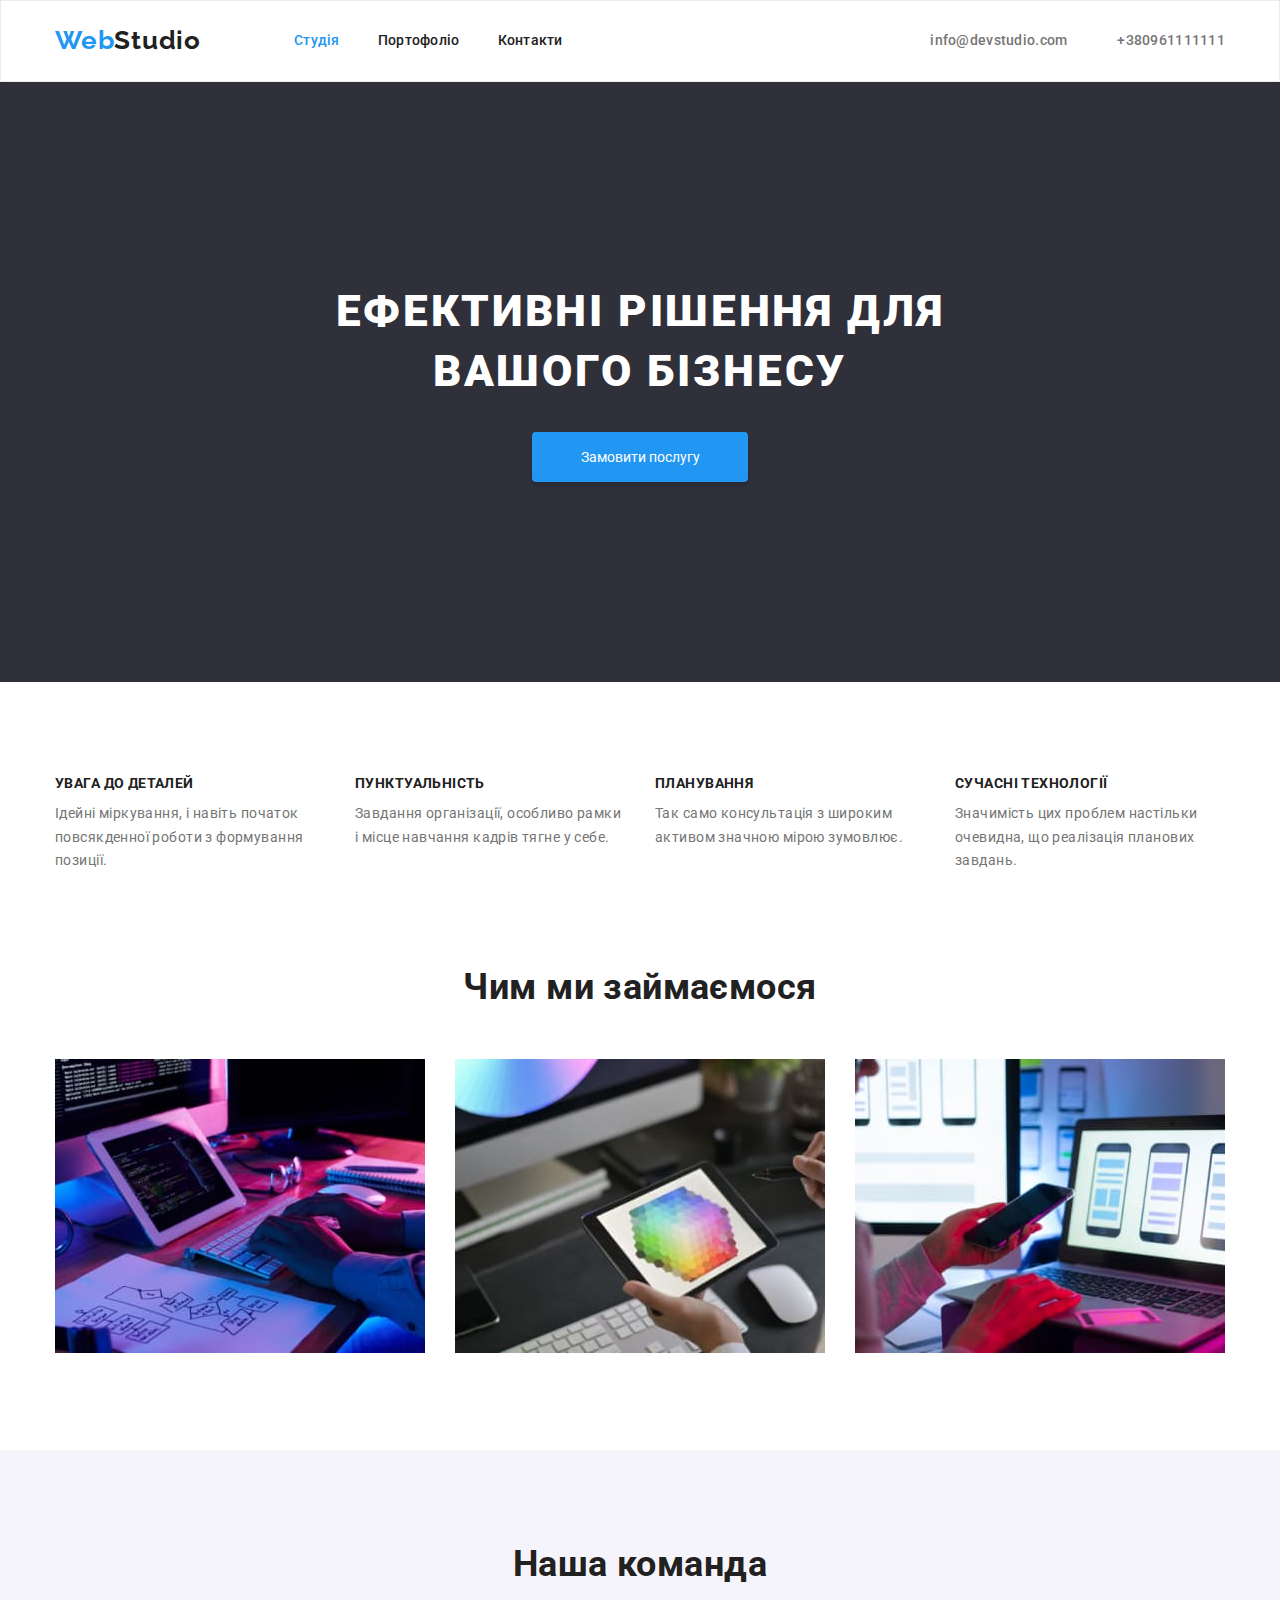
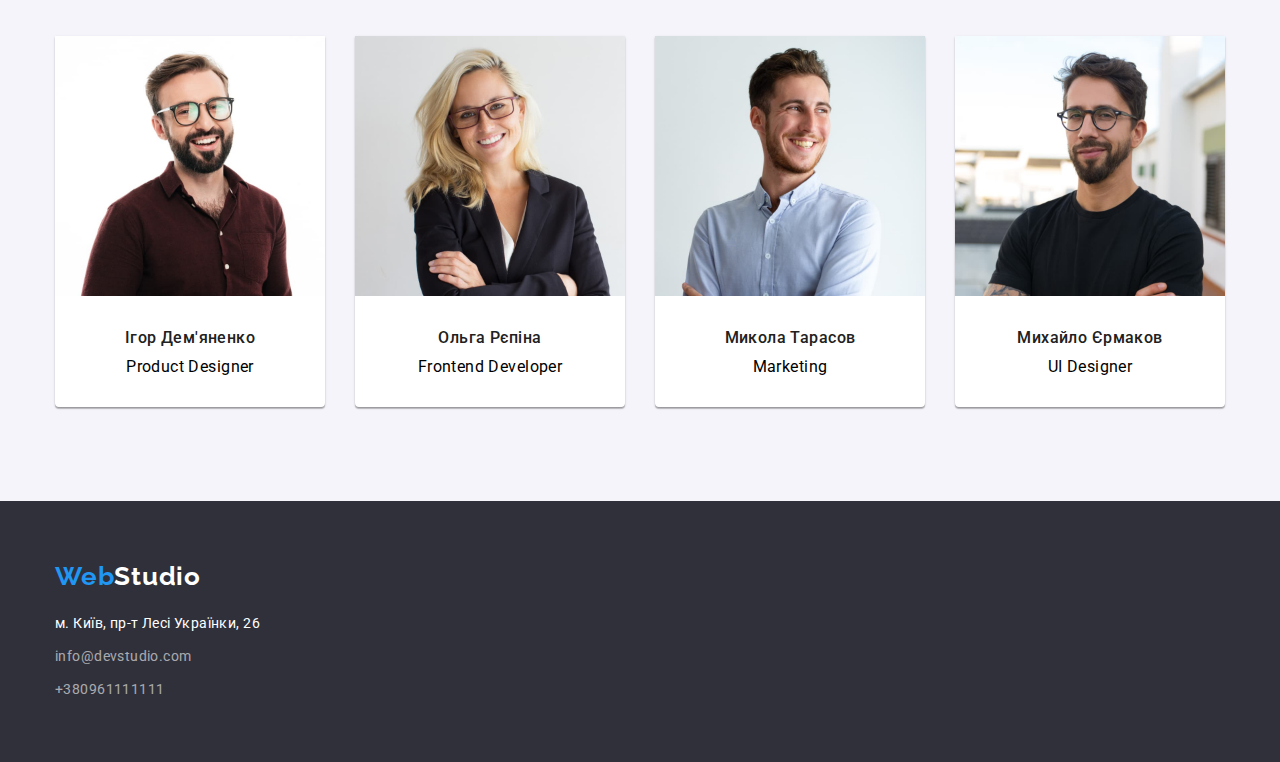
<file: index.html>
<!DOCTYPE html>
<html lang="uk">
  <head>
    <meta charset="UTF-8" />
    <meta http-equiv="X-UA-Compatible" content="IE=edge" />
    <meta name="viewport" content="width=device-width, initial-scale=1.0" />
    <link rel="preconnect" href="https://fonts.googleapis.com" />
    <link rel="preconnect" href="https://fonts.gstatic.com" crossorigin />
    <link
      href="https://fonts.googleapis.com/css2?family=Raleway:wght@700&family=Roboto:wght@400;500;700;900&display=swap"
      rel="stylesheet"
    />
    <link
      rel="stylesheet"
      href="https://cdnjs.cloudflare.com/ajax/libs/modern-normalize/1.0.0/modern-normalize.min.css"
    />
    <link rel="stylesheet" href="./css/styles.css" />
    <title>Document</title>
  </head>
  <body>
    <header class="header">
      <div class="container header-container">  
        <nav class="header-nav">
        <a class="header-logo" href="./index.html">
          Web<span class="header-logo-studio">Studio </a>
        <ul class="header-list list">
          <li class="header-item">
            <a class="header-link current" href="./index.html">Студія</a>
          </li>
          <li class="header-item">
            <a class="header-link" href="./portfolio.html">Портофоліо</a>
          </li>
          <li class="header-item">
            <a class="header-link" href="">Контакти</a>
          </li>
        </ul>
      </nav>
      <div class="header-contact">
         <ul class="contact-list list">
        <li>
          <a class="contact-email" href="mailto:info@devstudio.com">
            info@devstudio.com
          </a>
        </li>
        <li>
          <a class="contact-tel link" href="tel:+380961111111">+380961111111</a>
        </li>
      </ul>
      </div>
     
    </div>
    
    </header>
    <main>
      <section class="section hero">
        <div class="container"> 
          <h1 class="hero-title">Ефективні рішення для вашого бізнесу</h1>
          <button class="hero-button" type="button">Замовити послугу</button>
        </div>
       
      </section>
      <section class="section-advantage section">
        <div class="container">
           <h2 class="section-title visually-hidden">Наші переваги</h2>
        <ul class="feature-list list">
          <li class="advantage-item">
            <h3 class="section-title-advantage">Увага до деталей</h3>
            <p class="advantage-text">
              Ідейні міркування, і навіть початок повсякденної роботи з
              формування позиції.
            </p>
          </li>
          <li class="advantage-item">
            <h3 class="section-title-advantage">Пунктуальність</h3>
            <p class="advantage-text">
              Завдання організації, особливо рамки і місце навчання кадрів тягне
              у себе.
            </p>
          </li>
          <li class="advantage-item">
            <h3 class="section-title-advantage">Планування</h3>
            <p class="advantage-text">
              Так само консультація з широким активом значною мірою зумовлює.
            </p>
          </li>
          <li class="advantage-item">
            <h3 class="section-title-advantage">Сучасні технології</h3>
            <p class="advantage-text">
              Значимість цих проблем настільки очевидна, що реалізація планових
              завдань.
            </p>
          </li>
        </ul>
      </div>
      </section>
      <section class="section">
        <div class="container">
           <h2 class="section-title">Чим ми займаємося</h2>
        <ul class="we-do-list list">
          <li class="we-do-item">
            <img
              class="we-do-img"
              src="./images/img-1.jpg"
              alt="Робота на компьютері"
              width="370"
              height="294"
            />
          </li>
          <li class="we-do-item">
            <img
              class="we-do-img"
              src="./images/img-2.jpg"
              alt="Робота зі смартфоном"
              width="370"
              height="294"
            />
          </li>
          <li class="we-do-item">
            <img
              class="we-do-img"
              src="./images/img-3.jpg"
              alt="Робота на планшеті"
              width="370"
              height="294"
            />
          </li>
        </ul>
        </div>
       </section>
      <section class="section team">
        <div class="container">
        <h2 class="section-title">Наша команда</h2>
        <ul class="team-list">
          <li class="team person">
            <img
              src="./images/img-4.jpg"
              alt="Усміхнений хлопець в окулярах"
              width="270"
              height="260"
            />
            <div class="team-content">
               <h3 class="team-title">Ігор Дем'яненко</h3>
            <p class="team-text" lang="en">Product Designer</p>
            </div>
           
          </li>
          <li class="team person">
            <img
              src="./images/img-5.jpg"
              alt="Усміхнена дівчина в окулярах"
              width="270"
              height="260"
            />
            <div class="team-content">
                <h3 class="team-title">Ольга Рєпіна</h3>
            <p class="team-text" lang="en">Frontend Developer</p>
            </div>
          
          </li>
          <li class="team person">
            <img
              src="./images/img-6.jpg"
              alt="Усміхнений хлопець"
              width="270"
              height="260"
            />
            <div class="team-content">
              <h3 class="team-title">Микола Тарасов</h3>
            <p class="team-text" lang="en">Marketing</p>
            </div>
            
          </li>
          <li class="team person">
            <img
              src="./images/img-7.jpg"
              alt="Хлопець в окулярах з посмішкою"
              width="270"
              height="260"
            />
            <div class="team-content">
              <h3 class="team-title">Михайло Єрмаков</h3>
            <p class="team-text" lang="en">UI Designer</p>
            </div>
            
          </li>
        </ul>
        </div>
        
      </section>
    </main>
    <footer class="footer">
      <div class="container">
 <a class="footer-logo" href="./index.html">
          Web<span class="footer-logo-studio">Studio</a>
      <address class="address style">
       
           <ul class="address list">
          <li>
            <a
              class="footer-address"
              href="https://goo.gl/maps/CPtrU1FHBa2aNyZL9"
              target="_blank"
              rel="noopener noreferrer nofollow"
            >
              м. Київ, пр-т Лесі Українки, 26
            </a>
          </li>
          <li>
            <a class="footer-email" href="mailto:info@devstudio.com">
              info@devstudio.com
            </a>
          </li>
          <li>
            <a class="footer-tel" href="tel:+380961111111">+380961111111</a>
          </li>
        </ul>
        
       
      </address>
      </div>
    
    </footer>
  </body>
</html>
</file>
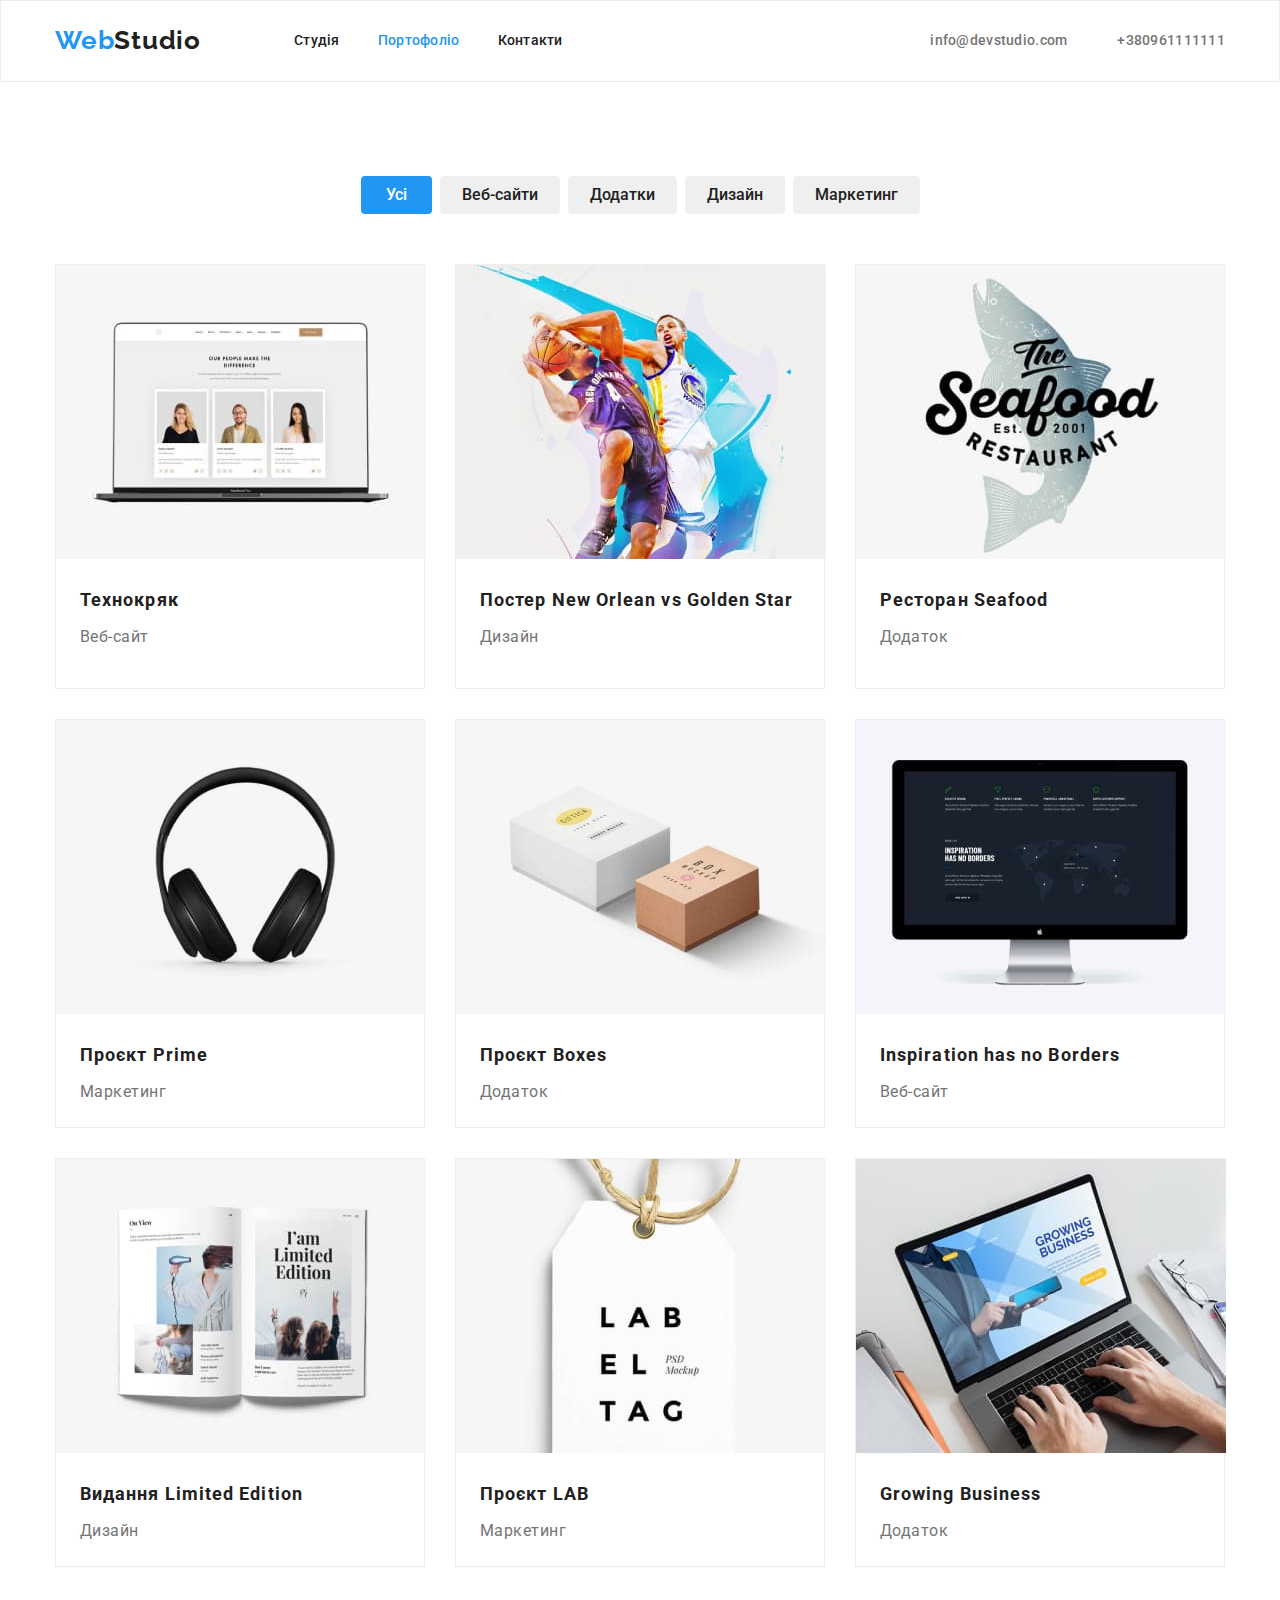
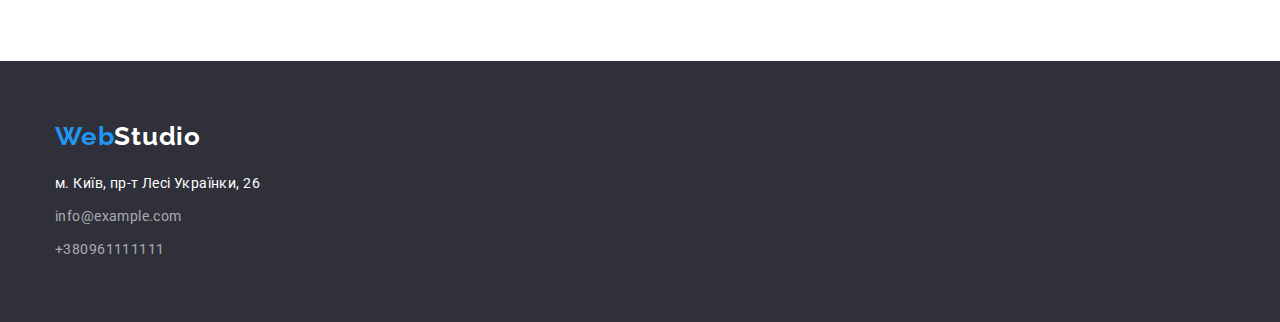
<file: portfolio.html>
<!DOCTYPE html>
<html lang="uk">
  <head>
    <meta charset="UTF-8" />
    <meta http-equiv="X-UA-Compatible" content="IE=edge" />
    <meta name="viewport" content="width=device-width, initial-scale=1.0" />
    <link rel="preconnect" href="https://fonts.googleapis.com" />
    <link rel="preconnect" href="https://fonts.gstatic.com" crossorigin />
    <link
      href="https://fonts.googleapis.com/css2?family=Raleway:wght@700&family=Roboto:wght@400;500;700;900&display=swap"
      rel="stylesheet"
    />
    <link
      rel="stylesheet"
      href="https://cdnjs.cloudflare.com/ajax/libs/modern-normalize/1.0.0/modern-normalize.min.css"
    />
    <link rel="stylesheet" href="./css/styles.css" />
    <title>Document</title>
  </head>
  <body>
    <header class="header">
        <div class="container header-container">
     <nav class="header-nav">
        <a class="header-logo" href="./index.html">
          Web<span class="header-logo-studio">Studio</a>
        <ul class="header-list list">
          <li class="header-item">
            <a class="header-link" href="./index.html">Студія</a>
          </li>
          <li class="header-item">
            <a class="header-link current" href="./index.html">Портофоліо</a>
          </li>
          <li class="header-item">
            <a class="header-link" href="">Контакти</a>
          </li>
        </ul>
      </nav>
      <div class="header-contact">
          <ul class="contact-list list">
        <li>
          <a class="contact-email" href="mailto:info@devstudio.com">
            info@devstudio.com
          </a>
        </li>
        <li>
          <a class="contact-tel" href="tel:+380961111111">+380961111111</a>
        </li>
      </ul>
      </div>
     
      </div>
      
    </header>
    <main>
      <section class="section">
      <div class="container">
      <h1 class="project-title visually-hidden">Портофоліо</h1>
      <ul class="button-list list">
          <li>
            <button class="button-top" type="button">Усі</button>
          </li>
          <li>
            <button class="button" type="button">Веб-сайти</button>
          </li>
          <li>
            <button class="button" type="button">Додатки</button>
          </li>
          <li>
            <button class="button" type="button">Дизайн</button>
          </li>
          <li>
            <button class="button" type="button">Маркетинг</button>
          </li>
        </ul>
        <ul class="portofolio-list">
          <li class="portfolio-card">
            <img
              src="./images/img-tech-1.jpg"
              alt="люди з компьютером"
              width="370"
              height="294"
            />
            <div class="project-content">
                <h2 class="project-title">Технокряк</h2>
            <p class="project-text">Веб-сайт</p>
            </div>
            
          </li>
          <li class="portfolio-card">
            <img
              src="./images/img-poster-2.jpg"
              alt="Постер баскетбол"
              width="370"
              height="294"
            />
            <div class="project-content">
                <h2 class="project-title">Постер New Orlean vs Golden Star</h2>
            <p class="project-text">Дизайн</p>
            </div>
            
          </li>
          <li class="portfolio-card">
            <img
              src="./images/img-restoran-3.jpg"
              alt="Ресторан"
              width="370"
              height="294"
            />
            <div class="project-content">
                <h2 class="project-title">Ресторан Seafood</h2>
            <p class="project-text">Додаток</p>
            </div>
            <br /> 
            
          </li>
          <li class="portfolio-card">
            <img
              src="./images/img-prime-4.jpg"
              alt="Навушники"
              width="370"
              height="294"
            />
            <div class="project-content">
                 <h2 class="project-title">Проєкт Prime</h2>
            <p class="project-text">Маркетинг</p>
            </div>
           
          </li>
          <li class="portfolio-card">
            <img
              src="./images/img-boxes-5.jpg"
              alt="Коробки"
              width="370"
              height="294"
            />
            <div class="project-content">
                 <h2 class="project-title">Проєкт Boxes</h2>
            <p class="project-text">Додаток</p>
            </div>
           
          </li>
          <li class="portfolio-card">
            <img
              src="./images/img-inspiration-6.jpg"
              alt="Зображення компьютера"
              width="370"
              height="294"
            />
            <div class="project-content">
                 <h2 class="project-title">Inspiration has no Borders</h2>
            <p class="project-text">Веб-сайт</p>
            </div>
           
          </li>
          <li class="portfolio-card">
            <img
              src="./images/img-limited-7.jpg"
              alt="Розкрита книга"
              width="370"
              height="294"
            />
            <div class="project-content">
                 <h2 class="project-title">Видання Limited Edition</h2>
            <p class="project-text">Дизайн</p>
            </div>
           
          </li>
          <li class="portfolio-card">
            <img
              src="./images/img-lab-8.jpg"
              alt="Фото бірки"
              width="370"
              height="294"
            />
            <div class="project-content">
                 <h2 class="project-title">Проєкт LAB</h2>
            <p class="project-text">Маркетинг</p>
            </div>
           
          </li>
          <li class="portfolio-card">
            <img
              src="./images/img-business-9.jpg"
              alt="Робота за компьютером"
              width="370"
              height="294"
            />
            <div class="project-content">
                  <h2 class="project-title">Growing Business</h2>
            <p class="project-text">Додаток</p>
            </div>
          
          </li>
        </ul>
       
        </div>
     
      </section>
    </main>
     <footer class="footer">
      <div class="container">
 <a class="footer-logo" href="./index.html">
          Web<span class="footer-logo-studio">Studio</a>
      <address class="address style">
        <div class="footer-contacts">
           <ul class="address list">
          <li>
            <a
              class="footer-address"
              href="https://goo.gl/maps/CPtrU1FHBa2aNyZL9"
              target="_blank"
              rel="noopener noreferrer nofollow"
            >
              м. Київ, пр-т Лесі Українки, 26
            </a>
          </li>
          <li>
            <a class="footer-email" href="mailto:info@example.com">
              info@example.com
            </a>
          </li>
          <li>
            <a class="footer-tel" href="tel:+380961111111">+380961111111</a>
          </li>
        </ul>
        </div>
       
      </address>
      </div>
    
    </footer>
  </body>
</html>
</file>
<file: css/styles.css>
html {
    box-sizing: border-box;
}

*,
*::before,
*::after {
    box-sizing: border-box;
}

:root {
    --primary-text-color: #757575;
    --section-title-color: #212121;
    --accent-color: #2196F3;
    --hero-title-color: #FFFFFF;
}

p,
h1,
h2,
h3,
h4,
h5,
h6 {
    margin: 0;
}

ul,
ol {
    margin: 0;
    padding-left: 0;
}

button {
    cursor: pointer;
}

address {
    font-style: normal;
}

.img {
    display: block;
    max-width: 100%;
    height: auto;
}

* {
    margin: 0;
    padding: 0;
    list-style: none;
    box-sizing: border-box;
}

body {
    background-color: var(--hero-title-color) color:var(--primary-text-color);
    font-family: 'Roboto', sans-serif;
    letter-spacing: 0.03em;
    font-size: 14px;
}

.container {
    width: 1200px;
    padding-left: 15px;
    padding-right: 15px;
    margin: 0 auto;
    outline: 2px red;
}

.section {
    padding-top: 94px;
    padding-bottom: 94px;
}

.header {
    background-color: var(--hero-title-color);
    border: 1px solid #ECECEC;
}

.header-logo {
    margin-right: 93px;
    padding-top: 24px;
    padding-bottom: 25px;
}

.header-container {
    display: flex;
    align-items: center;
    justify-content: space-between;
}

.header-nav {
    display: flex;
    align-items: center;
}

.header-list {
    display: flex;
    gap: 38px;
}

.contact-list {
    display: flex;
    gap: 50px;
}

.header-logo {
    color: var(--accent-color);
    text-decoration: none;
    font-family: 'Raleway', sans-serif;
    font-weight: 700;
    font-size: 26px;
    line-height: 1.19;
    letter-spacing: 0.03em;
}

.header-logo-studio {
    color: var(--section-title-color);
}

.list {
    list-style: none;
}

.header-item {
    display: inline-block;
}

.header-link {
    color: var(--section-title-color);
    text-decoration: none;
    font-weight: 500;
    line-height: 1.14;
    letter-spacing: 0.02em;
    display: inline-block;
    padding-top: 32px;
    padding-bottom: 32px;
}

.current {
    color: var(--accent-color);
}

.header-link:hover {
    color: var(--accent-color);
}

.header-link:focus {
    color: blueviolet;
}

.contact-email {
    color: var(--primary-text-color);
    text-decoration: none;
    font-weight: 500;
    line-height: 1.14;
    letter-spacing: 0.02em;
    display: block;
}

.contact-email:hover {
    color: var(--accent-color);
}

.contact-email:focus {
    color: blueviolet;
}

.contact-tel {
    color: var(--primary-text-color);
    text-decoration: none;
    font-weight: 500;
    line-height: 1.14;
    letter-spacing: 0.02em;
    display: block;
}

.contact-tel:hover {
    color: var(--accent-color);
}

.contact-tel:focus {
    color: blueviolet;
}

.section-title {
    color: var(--hero-title-color);
}

.hero {
    background-color: #2F303A;
    padding-top: 200px;
    padding-bottom: 200px;
    text-align: center;
}

.hero-title {
    width: 696px;
    margin-left: auto;
    margin-right: auto;
    font-weight: 900;
    font-size: 44px;
    line-height: 1.36;
    letter-spacing: 0.06em;
    text-transform: uppercase;
    color: var(--hero-title-color);
    margin-bottom: 30px;
}

.hero-button {
    background: var(--accent-color);
    color: var(--hero-title-color);
    font-family: inherit;
    min-width: 216px;
    height: 50px;
    text-align: center;
    box-shadow: 0px 4px 4px rgba(0, 0, 0, 0.15);
    border-radius: 4px;
    padding: 10px 32px;
    border: none;
}

.visually-hidden {
    position: absolute;
    white-space: nowrap;
    width: 1px;
    height: 1px;
    overflow: hidden;
    border: 0;
    padding: 0;
    clip: rect(0 0 0 0);
    clip-path: inset(50%);
    margin: -1px;
}

.section-advantage {
    padding-bottom: 0;
}

.feature-list {
    display: flex;
    gap: 30px;
}

.section-title-advantage {
    font-size: 14px;
    line-height: 1.14;
    text-transform: uppercase;
    color: var(--section-title-color);
    width: 270px;
    margin-bottom: 10px;
}

.advantage-item {
    width: calc((100% - 90px)/4);
}

.advantage-text {
    line-height: 1.71;
    color: var(--primary-text-color);
    min-width: 270px;
}

.section.we-do {
    text-align: center;
    background: #f5f5f5;
}

.section-title {
    font-size: 36px;
    line-height: 1.16;
    color: var(--section-title-color);
    margin-bottom: 50px;
    text-align: center;
}

.we-do-list {
    display: flex;
    justify-content: center;
    justify-content: space-between;
    gap: 30px;
}

.section.team {
    background: #F5F4FA;
    text-align: center;
}

.team-list {
    background: #F5F4FA;
    display: flex;
    gap: 30px;

}

.team.person {
    background: var(--hero-title-color);
    box-shadow: 0px 1px 3px rgba(0, 0, 0, 0.12), 0px 1px 1px rgba(0, 0, 0, 0.14), 0px 2px 1px rgba(0, 0, 0, 0.2);
    border-radius: 0px 0px 4px 4px;
    width: calc((100% - 90px)/4);
}

.team-content {
    padding-top: 30px;
    padding-bottom: 30px;
}

.team-title {
    font-weight: 500;
    font-size: 16px;
    line-height: 1.18;
    text-align: center;
    color: var(--section-title-color);
    margin-bottom: 10px;
}

.team-text {
    font-size: 16px;
    line-height: 1.18;
    text-align: center;
}

.project-title {
    font-size: 18px;
    line-height: 2;
    letter-spacing: 0.06em;
    color: var(--section-title-color);
}

.project-text {
    font-size: 16px;
    line-height: 1.88;
    color: var(--primary-text-color);
    font-size: 16px;
    line-height: 30px;
    letter-spacing: 0.03em;
}

.footer {
    background: #2F303A;
    padding-top: 60px;
    padding-bottom: 60px;
}

.footer-logo {
    color: var(--accent-color);
    text-decoration: none;
    font-family: 'Raleway', sans-serif;
    font-weight: 700;
    font-size: 26px;
    line-height: 1.19;
    letter-spacing: 0.03em;

}

.address.style {
    margin-top: 20px;
}

.footer-address {
    color: var(--hero-title-color);
    text-decoration: none;
    font-style: normal;
    margin-bottom: 10px;
    margin-top: 20px;
    font-size: 14px;
    line-height: 1.71;
    letter-spacing: 0.03em;

}

.footer-email,
.footer-tel {
    color: rgba(255, 255, 255, 0.6);
    text-decoration: none;
    font-style: normal;
    font-size: 14px;
    line-height: 1.71;
    letter-spacing: 0.03em;

}

.footer-tel {
    font-size: 14px;
    line-height: 1.71;
    letter-spacing: 0.03em;
}

.footer-logo-studio {
    color: var(--hero-title-color);
}

.footer-email:hover {
    color: var(--accent-color);
}

.footer-tel:hover {
    color: var(--accent-color);
}

.footer-email:focus {
    color: blueviolet;
}

.footer-tel:focus {
    color: blueviolet;
}

.address {
    display: flex;
    flex-direction: column;
    gap: 9px;

}

.button-container {
    display: flex;
    align-items: center;
    justify-content: space-between;
}

.button-list.list {
    display: flex;
    align-items: center;
    justify-content: center;
    gap: 8px;

    margin-bottom: 50px;
}

.button-top {
    background-color: var(--accent-color);
    color: var(--hero-title-color);
    border: var(--accent-color);
    font-weight: 500;
    font-size: 16px;
    line-height: 1.62;
    cursor: pointer;
    padding: 6px 25px;
    border-radius: 4px;
}

.button {
    color: var(--section-title-color);
    font-weight: 500;
    font-size: 16px;
    line-height: 1.62;
    cursor: pointer;
    font-family: inherit;
    border: none;
    padding: 6px 22px;
    border-radius: 4px;
}

.button:hover {
    color: var(--hero-title-color);
    background-color: var(--accent-color);
}

.button:focus {
    color: blueviolet;
}

.portofolio.main {
    background: var(--hero-title-color);
    text-align: center;
}

.portofolio-list {

    display: flex;
    gap: 30px;
    flex-wrap: wrap;
    box-sizing: border-box;
}

.portfolio-card {
    width: 370px;

    background: var(--hero-title-color);
    border: 1px solid #EEEEEE;
    width: calc((100% - 60px)/3);
    box-sizing: border-box;
}

.project-content {
    padding: 20px 24px;

}

.project-title {
    font-size: 18px;
    line-height: 2;
    letter-spacing: 0.06em;
    color: var(--section-title-color);
    margin-bottom: 4px;
}
</file>
